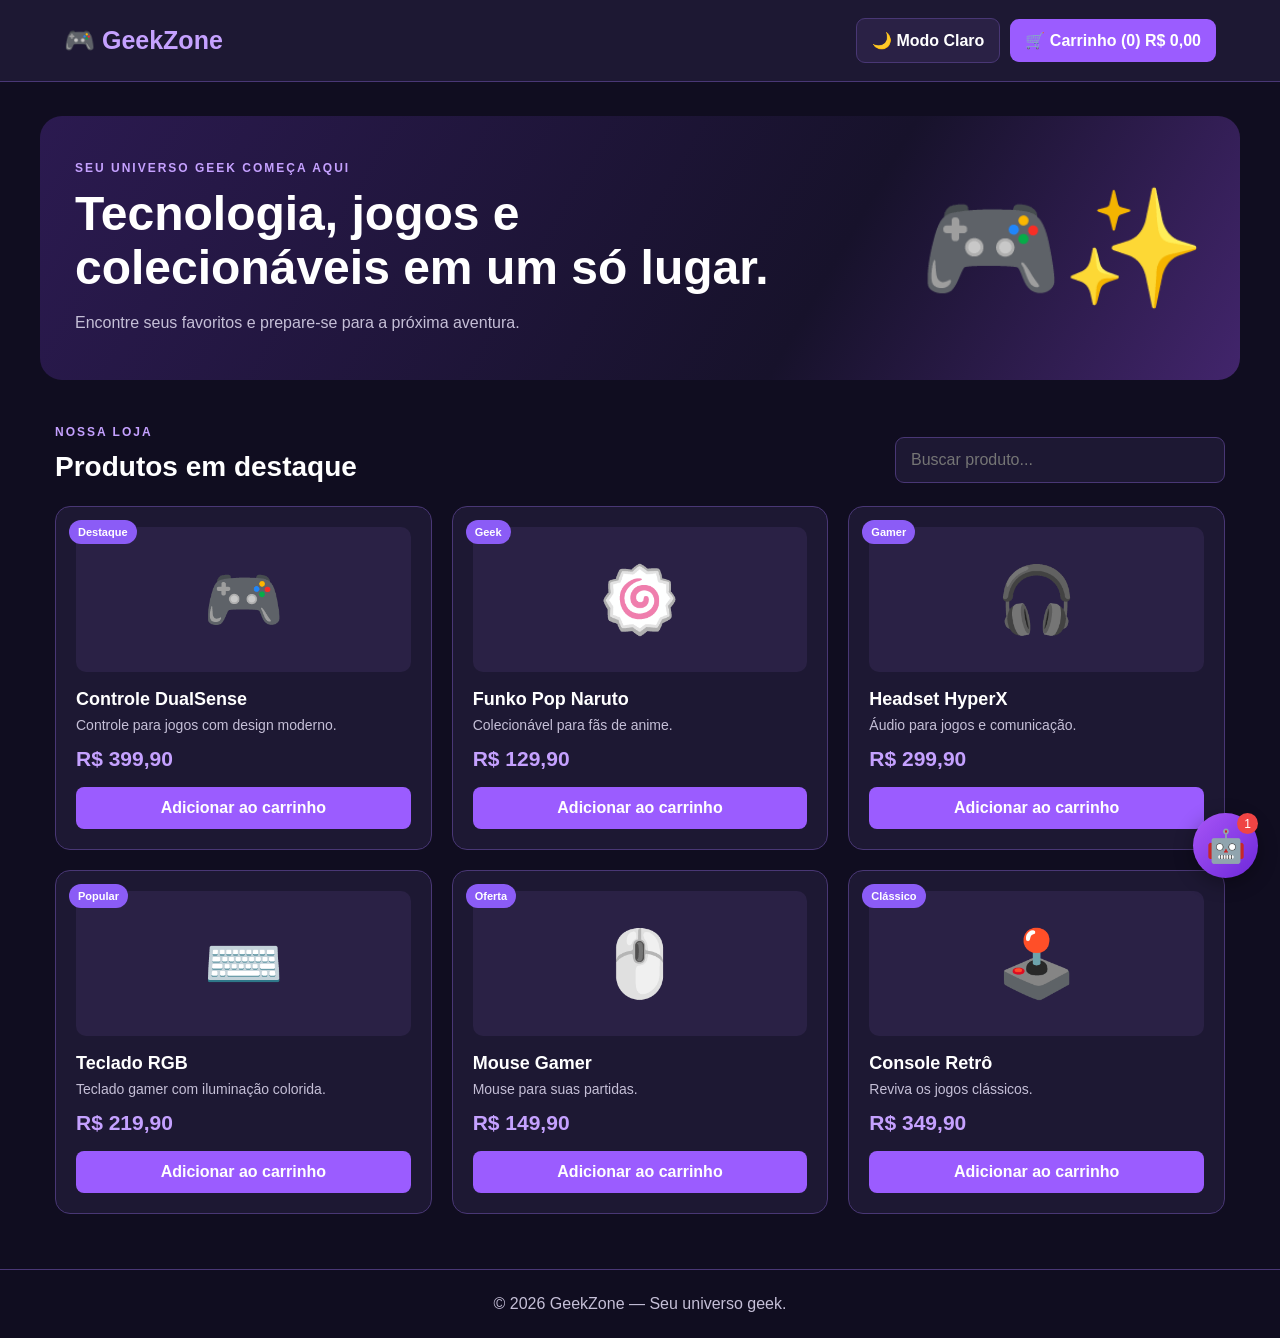
<file: index.html>
<!DOCTYPE html>
<html lang="pt-BR">
<head>
    <meta charset="UTF-8">
    <meta name="viewport" content="width=device-width, initial-scale=1.0">
    <title>GeekZone | Tecnologia e Cultura Geek</title>
    <link rel="stylesheet" href="style.css">
</head>
<body>
    <header class="topo">
        <a class="logo" href="index.html">🎮 GeekZone</a>

        <div class="acoes-topo">
            <button id="botaoTema" class="botao-secundario" type="button">
                🌙 <span id="textoTema">Modo Claro</span>
            </button>

            <button id="abrirCarrinho" class="botao-principal" type="button">
                🛒 Carrinho (<span id="quantidadeCarrinho">0</span>)
                <span id="valorTopo">R$ 0,00</span>
            </button>
        </div>
    </header>

    <main>
        <section class="hero">
            <div>
                <p class="sobretitulo">SEU UNIVERSO GEEK COMEÇA AQUI</p>
                <h1>Tecnologia, jogos e colecionáveis em um só lugar.</h1>
                <p>Encontre seus favoritos e prepare-se para a próxima aventura.</p>
            </div>
            <div class="hero-emoji" aria-hidden="true">🎮✨</div>
        </section>

        <section class="catalogo">
            <div class="cabecalho-catalogo">
                <div>
                    <p class="sobretitulo">NOSSA LOJA</p>
                    <h2>Produtos em destaque</h2>
                </div>

                <input
                    id="pesquisa"
                    type="search"
                    placeholder="Buscar produto..."
                    aria-label="Buscar produto"
                >
            </div>

            <div id="gradeProdutos" class="grade-produtos"></div>
        </section>
    </main>

    <footer>
        <p>© 2026 GeekZone — Seu universo geek.</p>
    </footer>

    <div id="fundoPainel" class="fundo-painel"></div>

    <aside id="painelCarrinho" class="painel-carrinho"
           aria-label="Carrinho de compras">
        <div class="carrinho-cabecalho">
            <h2>🛒 Seu carrinho</h2>
            <button id="fecharCarrinho" class="fechar"
                    type="button" aria-label="Fechar carrinho">✕</button>
        </div>

        <div id="itensCarrinho" class="itens-carrinho">
            <p class="carrinho-vazio">Seu carrinho está vazio.</p>
        </div>

        <div class="carrinho-rodape">
            <div class="linha-total">
                <span>Total</span>
                <strong id="totalCarrinho">R$ 0,00</strong>
            </div>

            <button id="limparCarrinho"
                    class="botao-secundario largura-total" type="button">
                Limpar carrinho
            </button>

            <button id="finalizarCompra"
                    class="botao-principal largura-total" type="button">
                Finalizar compra · Pix
            </button>
        </div>
    </aside>

    <!-- GEEKBOT -->
    <div id="robo-chat">
        <button id="abrirRobo" type="button"
                aria-label="Abrir chat com o robô">
            🤖<span class="robo-notificacao">1</span>
        </button>

        <section id="janelaRobo" class="robo-oculto"
                 aria-label="Chat GeekBot">
            <header class="robo-cabecalho">
                <div>
                    <strong>🤖 GeekBot</strong>
                    <small>Assistente virtual da GeekZone</small>
                </div>
                <button id="fecharRobo" type="button"
                        aria-label="Fechar chat">✕</button>
            </header>

            <div id="mensagensRobo" aria-live="polite">
                <div class="mensagem-robo">
                    Olá! 👋 Sou o GeekBot! Como posso ajudar?

                    Pergunte sobre produtos, frete, Pix ou diga "modo claro".
                </div>
            </div>

            <div class="robo-acoes">
                <button class="robo-sugestao" data-pergunta="frete"
                        type="button">🚚 Frete</button>
                <button class="robo-sugestao" data-pergunta="pix"
                        type="button">💜 Pix</button>
                <button class="robo-sugestao" data-pergunta="produtos"
                        type="button">🎮 Produtos</button>
            </div>

            <form id="formRobo">
                <input id="entradaRobo" type="text"
                       placeholder="Digite sua mensagem..."
                       autocomplete="off"
                       aria-label="Mensagem para o GeekBot">

                <button type="button" id="falarRobo"
                        title="Falar por voz" aria-label="Falar por voz">
                    🎤
                </button>

                <button type="submit" aria-label="Enviar mensagem">➤</button>
            </form>

            <p id="statusRobo" aria-live="polite"></p>
        </section>
    </div>

    <script src="script.js"></script>
</body>
</html>
</file>
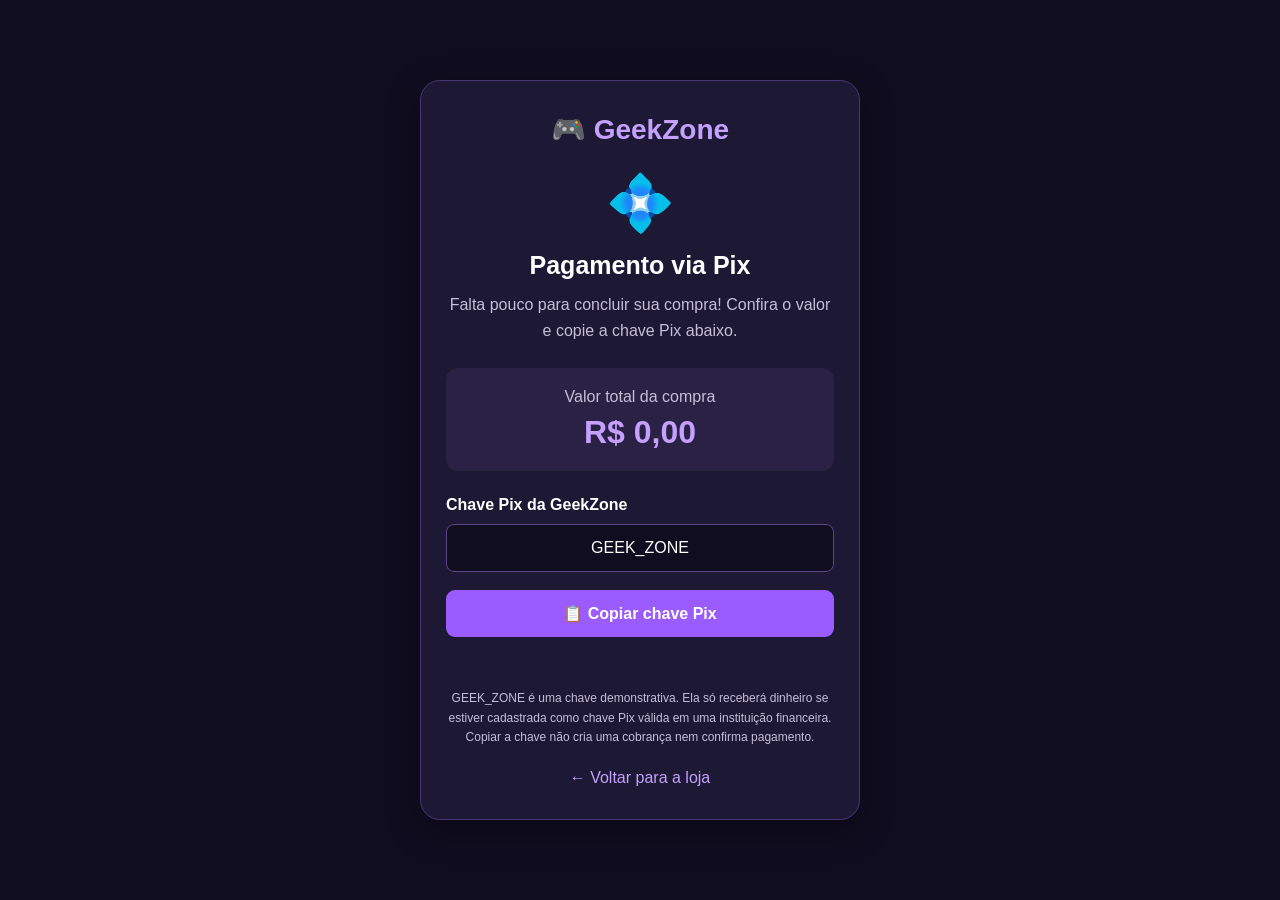
<file: pagamento.html>
<!DOCTYPE html>
<html lang="pt-BR">
<head>
    <meta charset="UTF-8">
    <meta name="viewport" content="width=device-width, initial-scale=1.0">
    <title>Pagamento Pix | GeekZone</title>

    <style>
        * {
            box-sizing: border-box;
            margin: 0;
            padding: 0;
        }

        body {
            font-family: Arial, Helvetica, sans-serif;
            background: #100d20;
            color: #fff;
            min-height: 100vh;
            display: flex;
            align-items: center;
            justify-content: center;
            padding: 20px;
        }

        .pagamento {
            width: 100%;
            max-width: 440px;
            padding: 32px 25px;
            background: #1d1833;
            border: 1px solid #493775;
            border-radius: 20px;
            text-align: center;
            box-shadow: 0 10px 35px #0005;
        }

        .logo {
            color: #c5a1ff;
            font-size: 28px;
            font-weight: bold;
            margin-bottom: 25px;
        }

        .icone {
            font-size: 55px;
            margin-bottom: 15px;
        }

        h1 {
            font-size: 25px;
            margin-bottom: 12px;
        }

        .descricao {
            color: #c5bfd7;
            line-height: 1.6;
            margin-bottom: 25px;
        }

        .valor {
            background: #2a2145;
            border-radius: 12px;
            padding: 20px;
            margin-bottom: 25px;
        }

        .valor p {
            color: #c5bfd7;
            margin-bottom: 8px;
        }

        .valor h2 {
            color: #c5a1ff;
            font-size: 32px;
        }

        .chave {
            text-align: left;
            margin-bottom: 18px;
        }

        .chave label {
            display: block;
            font-weight: bold;
            margin-bottom: 10px;
        }

        .chave input {
            width: 100%;
            padding: 14px;
            border-radius: 8px;
            border: 1px solid #594786;
            background: #100d20;
            color: #fff;
            font-size: 16px;
            text-align: center;
        }

        .botao {
            display: block;
            width: 100%;
            padding: 14px;
            margin-bottom: 12px;
            border: 0;
            border-radius: 9px;
            background: #9b5cff;
            color: white;
            font-size: 16px;
            font-weight: bold;
            cursor: pointer;
        }

        .botao:hover {
            background: #8140e8;
        }

        .mensagem {
            min-height: 20px;
            font-size: 14px;
            color: #c5a1ff;
            margin: 10px 0;
        }

        .aviso {
            color: #c5bfd7;
            font-size: 12px;
            line-height: 1.6;
            margin-top: 20px;
        }

        .voltar {
            display: inline-block;
            color: #c5a1ff;
            text-decoration: none;
            margin-top: 22px;
        }

        .voltar:hover {
            text-decoration: underline;
        }
    </style>
</head>

<body>
    <main class="pagamento">
        <div class="logo">🎮 GeekZone</div>

        <div class="icone">💠</div>

        <h1>Pagamento via Pix</h1>

        <p class="descricao">
            Falta pouco para concluir sua compra!
            Confira o valor e copie a chave Pix abaixo.
        </p>

        <section class="valor">
            <p>Valor total da compra</p>
            <h2 id="valorTotal">R$ 0,00</h2>
        </section>

        <div class="chave">
            <label for="chavePix">Chave Pix da GeekZone</label>
            <input
                type="text"
                id="chavePix"
                value="GEEK_ZONE"
                readonly
            >
        </div>

        <button class="botao" id="copiarPix" type="button">
            📋 Copiar chave Pix
        </button>

        <p class="mensagem" id="mensagem" aria-live="polite"></p>

        <p class="aviso">
            GEEK_ZONE é uma chave demonstrativa.
            Ela só receberá dinheiro se estiver cadastrada como
            chave Pix válida em uma instituição financeira.
            Copiar a chave não cria uma cobrança nem confirma pagamento.
        </p>

        <a href="index.html" class="voltar">
            ← Voltar para a loja
        </a>
    </main>

    <script>
        const totalSalvo = localStorage.getItem("geekzone-total");
        const valor = Number(totalSalvo || 0);

        document.getElementById("valorTotal").textContent =
            valor.toLocaleString("pt-BR", {
                style: "currency",
                currency: "BRL"
            });

        document.getElementById("copiarPix").addEventListener(
            "click",
            async () => {
                const chave = "GEEK_ZONE";
                const mensagem = document.getElementById("mensagem");
                const campo = document.getElementById("chavePix");

                try {
                    await navigator.clipboard.writeText(chave);
                    mensagem.textContent = "Chave demonstrativa copiada!";
                } catch (erro) {
                    campo.focus();
                    campo.select();

                    try {
                        const copiou = document.execCommand("copy");

                        mensagem.textContent = copiou
                            ? "Chave demonstrativa copiada!"
                            : "Selecione e copie a chave manualmente.";
                    } catch (erroCopia) {
                        mensagem.textContent =
                            "Selecione e copie a chave manualmente.";
                    }
                }
            }
        );
    </script>
</body>
</html>
</file>
<file: style.css>
:root {
    color-scheme: dark;
    --fundo: #100d20;
    --painel: #1d1833;
    --painel2: #2a2145;
    --texto: #ffffff;
    --suave: #c5bfd7;
    --roxo: #9b5cff;
    --borda: #493775;
}

* {
    box-sizing: border-box;
    margin: 0;
    padding: 0;
}

body {
    font-family: Arial, Helvetica, sans-serif;
    background: var(--fundo);
    color: var(--texto);
    min-height: 100vh;
    transition: background .2s, color .2s;
}

button, input {
    font: inherit;
}

button {
    cursor: pointer;
}

.topo {
    display: flex;
    justify-content: space-between;
    align-items: center;
    gap: 16px;
    padding: 18px 5%;
    border-bottom: 1px solid var(--borda);
    background: var(--painel);
}

.logo {
    font-size: 25px;
    font-weight: 800;
    color: #c5a1ff;
    text-decoration: none;
}

.acoes-topo {
    display: flex;
    gap: 10px;
    align-items: center;
}

.botao-principal,
.botao-secundario {
    border: 0;
    border-radius: 9px;
    padding: 12px 15px;
    font-weight: 700;
}

.botao-principal {
    background: var(--roxo);
    color: white;
}

.botao-principal:hover,
.botao-comprar:hover {
    background: #8140e8;
}

.botao-secundario {
    background: var(--painel2);
    color: var(--texto);
    border: 1px solid var(--borda);
}

.hero {
    max-width: 1200px;
    margin: 34px auto 45px;
    padding: 45px 35px;
    border-radius: 22px;
    background: linear-gradient(120deg, #2b1a50, #17122b 65%, #42256c);
    display: flex;
    align-items: center;
    justify-content: space-between;
    gap: 24px;
    min-height: 245px;
}

.hero > div:first-child {
    max-width: 720px;
}

.sobretitulo {
    font-size: 12px;
    letter-spacing: 2px;
    color: #c5a1ff;
    font-weight: bold;
    margin-bottom: 12px;
}

.hero h1 {
    font-size: clamp(30px, 4vw, 48px);
    line-height: 1.12;
    margin-bottom: 15px;
}

.hero p:not(.sobretitulo) {
    color: var(--suave);
    line-height: 1.6;
}

.hero-emoji {
    font-size: clamp(65px, 10vw, 115px);
}

.catalogo {
    max-width: 1200px;
    margin: 0 auto 55px;
    padding: 0 15px;
}

.cabecalho-catalogo {
    display: flex;
    align-items: end;
    justify-content: space-between;
    gap: 18px;
    margin-bottom: 23px;
}

.cabecalho-catalogo h2 {
    font-size: 28px;
}

.cabecalho-catalogo input {
    width: min(330px, 100%);
    padding: 13px 15px;
    border: 1px solid var(--borda);
    border-radius: 9px;
    background: var(--painel);
    color: var(--texto);
    outline: none;
}

.grade-produtos {
    display: grid;
    grid-template-columns: repeat(3, minmax(0, 1fr));
    gap: 20px;
}

.produto {
    position: relative;
    padding: 20px;
    background: var(--painel);
    border: 1px solid var(--borda);
    border-radius: 15px;
    display: flex;
    flex-direction: column;
    align-items: flex-start;
    min-width: 0;
}

.etiqueta {
    position: absolute;
    top: 13px;
    left: 13px;
    background: #8b5cf6;
    padding: 6px 9px;
    border-radius: 20px;
    font-size: 11px;
    font-weight: bold;
}

.produto-imagem {
    width: 100%;
    height: 145px;
    display: grid;
    place-items: center;
    border-radius: 10px;
    background: var(--painel2);
    margin-bottom: 17px;
}

.emoji-produto {
    font-size: 65px;
}

.produto h3 {
    font-size: 18px;
    margin-bottom: 7px;
}

.descricao {
    color: var(--suave);
    font-size: 14px;
    margin-bottom: 14px;
}

.preco {
    font-size: 21px;
    font-weight: bold;
    color: #c5a1ff;
    margin-top: auto;
    margin-bottom: 16px;
}

.botao-comprar {
    width: 100%;
    padding: 12px;
    border: 0;
    border-radius: 8px;
    background: var(--roxo);
    color: white;
    font-weight: bold;
}

footer {
    text-align: center;
    padding: 25px;
    color: var(--suave);
    border-top: 1px solid var(--borda);
}

/* CARRINHO */

.fundo-painel {
    position: fixed;
    inset: 0;
    background: #0009;
    z-index: 1000;
    opacity: 0;
    visibility: hidden;
    transition: .2s;
}

.fundo-painel.visivel {
    opacity: 1;
    visibility: visible;
}

.painel-carrinho {
    position: fixed;
    z-index: 1001;
    right: 0;
    top: 0;
    height: 100vh;
    width: min(420px, 100%);
    background: var(--painel);
    border-left: 1px solid var(--borda);
    padding: 20px;
    display: flex;
    flex-direction: column;
    transform: translateX(100%);
    transition: transform .25s;
}

.painel-carrinho.aberto {
    transform: translateX(0);
}

.carrinho-cabecalho {
    display: flex;
    align-items: center;
    justify-content: space-between;
    padding-bottom: 18px;
    border-bottom: 1px solid var(--borda);
}

.fechar {
    border: 0;
    background: none;
    color: var(--texto);
    font-size: 23px;
}

.itens-carrinho {
    flex: 1;
    overflow: auto;
    padding: 15px 0;
}

.carrinho-vazio {
    color: var(--suave);
    text-align: center;
    padding: 25px 0;
}

.item-carrinho {
    display: flex;
    justify-content: space-between;
    gap: 10px;
    padding: 14px 0;
    border-bottom: 1px solid var(--borda);
}

.item-carrinho h3 {
    font-size: 15px;
    margin-bottom: 7px;
}

.item-carrinho p {
    color: #c5a1ff;
    font-weight: bold;
    margin-bottom: 10px;
}

.controles-item {
    display: flex;
    align-items: center;
    gap: 12px;
}

.controles-item button,
.remover-item {
    border: 1px solid var(--borda);
    background: var(--painel2);
    color: var(--texto);
    border-radius: 6px;
    padding: 5px 10px;
}

.remover-item {
    align-self: center;
}

.carrinho-rodape {
    border-top: 1px solid var(--borda);
    padding-top: 15px;
}

.linha-total {
    display: flex;
    justify-content: space-between;
    font-size: 18px;
    margin-bottom: 15px;
}

.linha-total strong {
    color: #c5a1ff;
}

.largura-total {
    width: 100%;
    margin-top: 9px;
}

/* MODO CLARO */

body.tema-claro {
    --fundo: #f5f1fc;
    --painel: #ffffff;
    --painel2: #eee5fc;
    --texto: #241b35;
    --suave: #665c78;
    --borda: #d8c8f4;
    color-scheme: light;
    background: var(--fundo);
    color: var(--texto);
}

.tema-claro .hero {
    background: linear-gradient(120deg, #e6d7ff, #f5f1fc 65%, #d8c2ff);
}

.tema-claro .hero p:not(.sobretitulo) {
    color: #665c78;
}

/* GEEKBOT */

#robo-chat {
    position: fixed;
    right: 22px;
    bottom: 22px;
    z-index: 2000;
    font-family: Arial, Helvetica, sans-serif;
}

#abrirRobo {
    position: relative;
    width: 65px;
    height: 65px;
    border: 0;
    border-radius: 50%;
    background: linear-gradient(135deg, #a855f7, #6d28d9);
    color: white;
    font-size: 32px;
    box-shadow: 0 5px 20px #0005;
}

.robo-notificacao {
    position: absolute;
    top: 0;
    right: 0;
    background: #ef4444;
    color: white;
    border-radius: 50%;
    width: 21px;
    height: 21px;
    font-size: 12px;
    display: grid;
    place-items: center;
}

#janelaRobo {
    position: absolute;
    right: 0;
    bottom: 78px;
    width: 340px;
    max-width: calc(100vw - 32px);
    height: 460px;
    max-height: calc(100vh - 120px);
    background: var(--painel);
    color: var(--texto);
    border: 1px solid var(--borda);
    border-radius: 16px;
    overflow: hidden;
    display: flex;
    flex-direction: column;
    box-shadow: 0 10px 35px #0006;
}

#janelaRobo.robo-oculto {
    display: none;
}

.robo-cabecalho {
    flex-shrink: 0;
    background: linear-gradient(135deg, #8b5cf6, #6d28d9);
    color: white;
    padding: 16px;
    display: flex;
    justify-content: space-between;
    align-items: center;
    gap: 10px;
}

.robo-cabecalho strong,
.robo-cabecalho small {
    display: block;
}

.robo-cabecalho small {
    margin-top: 5px;
    opacity: .85;
}

.robo-cabecalho button {
    background: transparent;
    color: white;
    border: 0;
    font-size: 20px;
}

#mensagensRobo {
    flex: 1;
    min-height: 0;
    overflow-y: auto;
    padding: 15px;
    display: flex;
    flex-direction: column;
    gap: 10px;
}

.mensagem-robo,
.mensagem-usuario {
    max-width: 90%;
    padding: 11px 13px;
    border-radius: 12px;
    line-height: 1.5;
    font-size: 14px;
    overflow-wrap: anywhere;
    white-space: pre-line;
}

.mensagem-robo {
    align-self: flex-start;
    background: var(--painel2);
}

.mensagem-usuario {
    align-self: flex-end;
    background: #7c3aed;
    color: white;
}

.robo-acoes {
    flex-shrink: 0;
    display: flex;
    gap: 6px;
    padding: 8px 10px;
    flex-wrap: wrap;
}

.robo-sugestao {
    flex: 1;
    padding: 8px 5px;
    border-radius: 8px;
    border: 1px solid var(--borda);
    background: var(--painel2);
    color: var(--texto);
}

#formRobo {
    flex-shrink: 0;
    display: flex;
    align-items: center;
    gap: 6px;
    padding: 10px;
    border-top: 1px solid var(--borda);
}

#entradaRobo {
    min-width: 0;
    width: 0;
    flex: 1;
    padding: 11px;
    border: 1px solid var(--borda);
    border-radius: 8px;
    outline: none;
    background: var(--fundo);
    color: var(--texto);
}

#formRobo button {
    flex-shrink: 0;
    padding: 10px 12px;
    border: 0;
    border-radius: 8px;
    background: #8b5cf6;
    color: white;
}

#statusRobo {
    flex-shrink: 0;
    padding: 0 12px 8px;
    font-size: 11px;
    color: #c5a1ff;
    overflow-wrap: anywhere;
}

@media (max-width: 800px) {
    .topo {
        flex-wrap: wrap;
    }

    .acoes-topo {
        flex-wrap: wrap;
    }

    .hero {
        margin: 20px 12px 30px;
        padding: 30px 20px;
    }

    .hero-emoji {
        display: none;
    }

    .grade-produtos {
        grid-template-columns: repeat(2, minmax(0, 1fr));
    }

    .cabecalho-catalogo {
        align-items: stretch;
        flex-direction: column;
    }

    .cabecalho-catalogo input {
        width: 100%;
    }
}

@media (max-width: 520px) {
    .topo {
        padding: 15px;
    }

    .logo {
        font-size: 22px;
    }

    .acoes-topo {
        width: 100%;
    }

    .acoes-topo button {
        flex: 1;
        padding: 10px 8px;
        font-size: 12px;
    }

    .grade-produtos {
        grid-template-columns: 1fr;
    }

    #robo-chat {
        right: 12px;
        bottom: 12px;
    }

    #janelaRobo {
        width: calc(100vw - 24px);
        max-width: calc(100vw - 24px);
    }
}
</file>
